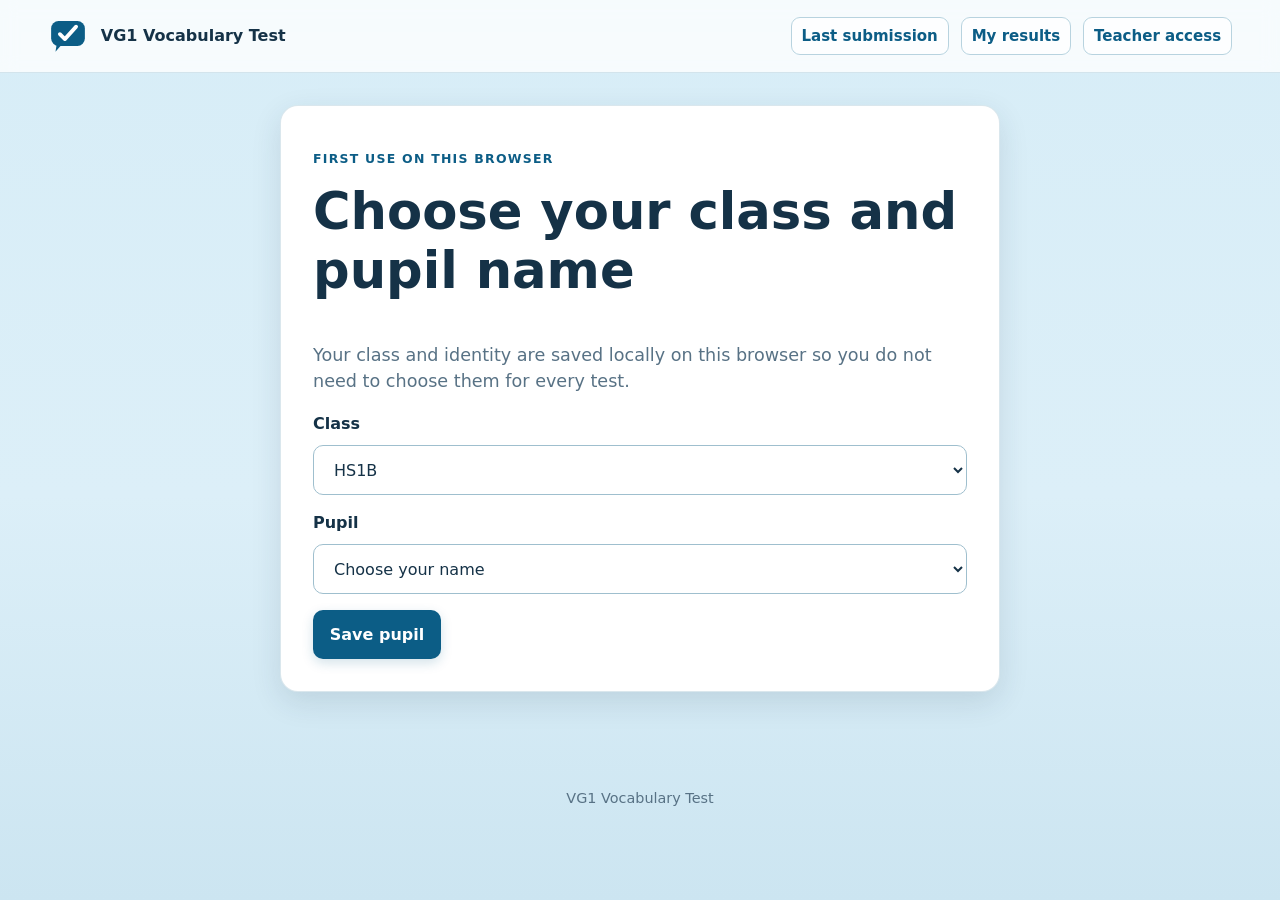
<file: index.html>
<!doctype html>
<html lang="en">
<head>
  <meta charset="utf-8">
  <meta name="viewport" content="width=device-width, initial-scale=1">
  <meta name="theme-color" content="#dceff8">
  <title>VG1 Vocabulary Test</title>
  <link rel="icon" href="./assets/logo.svg" type="image/svg+xml">
  <link rel="stylesheet" href="./styles/main.css">
  <script src="./scripts/submission-router.js"></script>
</head>
<body>
<a class="skip-link" href="#main">Skip to content</a>
<header class="site-header">
  <div class="brand"><img src="./assets/logo.svg" alt=""><span>VG1 Vocabulary Test</span></div>
  <div class="header-meta"><span id="current-pupil"></span><a href="./submit/">Last submission</a><a href="./history/">My results</a></div>
</header>
<main id="main" class="shell">
  <section id="screen-registration" class="card narrow" hidden>
    <p class="eyebrow">First use on this browser</p>
    <h1>Choose your class and pupil name</h1>
    <p class="lead">Your class and identity are saved locally on this browser so you do not need to choose them for every test.</p>
    <div class="form-row"><label for="class-select">Class</label><select id="class-select"></select></div>
    <div class="form-row"><label for="pupil-select">Pupil</label><select id="pupil-select"></select></div>
    <div class="actions"><button id="register-button" class="btn" type="button">Save pupil</button></div>
  </section>

  <section id="screen-ready" class="card narrow" hidden>
    <p class="eyebrow">Before you begin</p>
    <h1>Ready to start a test?</h1>
    <p class="lead">Once you continue, stay on this test page until you have submitted your result. If you need to stop before finishing, ask your teacher.</p>
    <div class="callout"><strong>When you continue:</strong> the test session starts before you enter today’s code.</div>
    <div class="actions"><button id="begin-secure-session" class="btn" type="button">Yes, start my test session</button><button id="reset-pupil" class="btn btn-link" type="button">This is not me / reset pupil</button></div>
    <p id="ready-status" class="status" hidden></p>
  </section>

  <section id="screen-code" class="card narrow" hidden>
    <p class="eyebrow">Vocabulary test</p>
    <h1>Enter today’s test code</h1>
    <p class="lead">Use the code given by your teacher.</p>
    <form id="code-form">
      <div class="form-row"><label for="test-code">Test code</label><input id="test-code" class="input-large" autocomplete="off" autocapitalize="characters" spellcheck="false" maxlength="20" required></div>
      <p id="code-status" class="status" hidden></p>
      <div class="actions"><button id="code-continue" class="btn" type="submit">Continue</button><button id="request-retake" class="btn btn-secondary" type="button" hidden>Request another attempt</button><button id="request-session-exit" class="btn btn-link" type="button">I need to stop — ask teacher</button></div>
    </form>
  </section>

  <section id="screen-rules" class="card narrow" hidden>
    <p class="eyebrow">Before you start</p>
    <h1 id="rules-test-label"></h1><p id="rules-grade-badge" class="test-type-badge"></p>
    <p id="rules-late-note" class="status" data-kind="warning" hidden></p>
    <div class="callout"><strong id="opening-countdown">Checking opening time…</strong></div>
    <ul class="rules">
      <li>You will answer <strong id="rules-count"></strong> vocabulary questions, one at a time.</li>
      <li id="rules-fullscreen"></li>
      <li>Stay on this page until you have submitted your generated link in Teams.</li>
      <li>Stay on this test page and in full-screen until you have submitted. If the test is interrupted, ask your teacher for help.</li>
      <li>Pasting into the answer field is disabled.</li>
      <li>You may go back only to the immediately previous word.</li>
      <li>You can get full points even if you slightly misspell a word.</li>
    </ul>
    <div class="callout"><strong>Display accommodations</strong><div class="actions"><label><input id="access-large-text" type="checkbox" style="width:auto"> Larger text</label><label><input id="access-high-contrast" type="checkbox" style="width:auto"> Higher contrast</label></div><small class="muted">These change presentation only; they do not change questions, scoring, or timing.</small></div>
    <div class="actions"><button id="start-test" class="btn" type="button" disabled>Start test</button><button id="rules-back-code" class="btn btn-secondary" type="button" hidden>Back to code</button></div>
  </section>

  <section id="screen-test" class="question-shell" hidden>
    <div class="test-topline"><span id="question-progress">1 of 20</span><div class="test-topline-actions"><span id="violation-pill" class="pill">0 interruptions</span><button id="request-leave-test" class="btn btn-link leave-test-trigger" type="button">Leave test</button></div></div>
    <div class="question-card">
      <div id="question-direction" class="direction"></div>
      <h1 id="question-prompt" class="prompt"></h1>
      <div class="form-row answer-box"><label class="sr-only" for="answer-input">Your answer</label><input id="answer-input" autocomplete="off" autocorrect="off" spellcheck="false" placeholder="Type your answer"></div>
      <button id="definition-toggle" class="btn btn-link" type="button">Show definition</button>
      <p id="definition-wrap" class="definition" hidden><span id="definition-text"></span></p>
      <p id="test-status" class="status" hidden></p>
      <div class="question-nav"><button id="back-button" class="btn btn-secondary" type="button">Back one</button><button id="next-button" class="btn" type="button">Next</button></div>
    </div>
  </section>

  <section id="screen-submit" class="card narrow" hidden>
    <p class="eyebrow">Final submission</p>
    <h1>Submit your attempt</h1>
    <p id="submit-test-label" class="lead"></p>
    <div class="metrics"><div class="metric"><strong id="submit-answer-count"></strong><span>Answers</span></div><div class="metric"><strong id="submit-duration"></strong><span>Time used</span></div></div>
    <p>No estimated score is shown before submission.</p>
    <div class="form-row"><label for="pin-code">Choose a four-digit result code</label><input id="pin-code" class="input-large" inputmode="numeric" maxlength="4" pattern="\d{4}" autocomplete="off" placeholder="1234"><small class="muted">Remember these four digits. You will use them later to unlock your final result.</small></div>
    <p id="submit-status" class="status" hidden></p>
    <div class="actions"><button id="back-to-last-question" class="btn btn-secondary" type="button">Back to last question</button><button id="submit-final" class="btn btn-success" type="button">Submit results</button></div>
  </section>

  <section id="screen-finished" class="card narrow finished-card" hidden>
    <p class="eyebrow">Finished</p>
    <h1 id="finished-test-label"></h1>
    <div id="finished-before-confirm">
      <p class="lead">Copy the generated link and submit it in Teams. Do not change the link.</p>
      <div class="form-row"><label for="submission-url">Teacher submission link</label><textarea id="submission-url" readonly></textarea></div>
      <p>Receipt: <span id="receipt-code" class="receipt"></span></p>
      <p id="copy-status" class="status" hidden></p>
      <div class="actions"><button id="copy-url" class="btn" type="button">Copy link</button><button id="verify-url" class="btn btn-secondary" type="button">Verify copied link</button><button id="confirm-handin" class="btn btn-success" type="button">I have submitted the link</button></div>
    </div>
    <div id="finished-after-confirm" hidden>
      <div class="callout"><strong>Submitted.</strong> Keep this page open. The green screen lets the teacher see that you are finished.</div>
      <div class="actions"><button id="practice-button" class="btn btn-success" type="button">Practice next week’s words</button><button id="new-test-button" class="btn btn-secondary" type="button">Enter another test code</button></div>
      <hr>
      <div class="callout pupil-next-step"><strong>Final results will appear in My results after your teacher has corrected the test.</strong></div>
      <div class="actions"><button id="back-to-link" class="btn btn-secondary" type="button">Back to my submission link</button></div>
    </div>
  </section>

  <section id="screen-practice" class="card practice-shell" hidden>
    <p class="eyebrow">Finished pupil practice</p>
    <h1 id="practice-title"></h1>
    <p id="practice-progress" class="muted"></p><p>Current word mastery: <strong id="practice-mastery">New</strong></p>
    <div id="practice-card">
      <div id="practice-direction" class="direction"></div>
      <h2 id="practice-prompt" class="prompt"></h2>
      <div class="form-row"><label for="practice-answer">Answer</label><input id="practice-answer" class="input-large" autocomplete="off" spellcheck="false"></div>
      <div id="practice-feedback" class="feedback" hidden></div>
      <div class="actions"><button id="practice-check" class="btn" type="button">Check answer</button><button id="practice-next" class="btn btn-secondary" type="button">Next practice word</button><button id="practice-back" class="btn btn-link" type="button">Back to finished screen</button></div>
    </div>
    <div id="practice-complete" class="center" hidden><h2>Practice round complete</h2><p>You answered every weak word correctly twice in this round.</p><button id="practice-complete-back" class="btn btn-success" type="button">Back to finished screen</button></div>
  </section>
</main>

<div id="blank-dialog" class="overlay" hidden role="dialog" aria-modal="true" aria-labelledby="blank-title">
  <div class="overlay-card"><h2 id="blank-title">Leave this answer blank?</h2><p>You have not entered an answer. Do you want to submit this word as blank?</p><div class="actions"><button id="blank-cancel" class="btn btn-secondary" type="button">Go back and answer</button><button id="blank-confirm" class="btn btn-danger" type="button">Submit blank</button></div></div>
</div>

<div id="leave-test-screen" class="leave-test-screen" hidden role="dialog" aria-modal="true" aria-labelledby="leave-test-title">
  <div class="leave-test-card">
    <p class="eyebrow">Pupil exit request</p>
    <h2 id="leave-test-title">Request to leave this test</h2>
    <div class="leave-distinction"><strong>This is not the paused/locked screen.</strong> You can return to the test without a code. Leaving the unfinished test requires a teacher-approved leave code.</div>
    <p>Show your teacher this five-letter <strong>leave request</strong>:</p>
    <p id="leave-request" class="unlock-big-code"></p>
    <div class="form-row"><label for="leave-token">Five-letter teacher leave code</label><input id="leave-token" class="unlock-code-input" maxlength="5" autocomplete="off" autocapitalize="characters" spellcheck="false"></div>
    <p id="leave-status" class="status" hidden></p>
    <div class="actions"><button id="leave-cancel" class="btn btn-secondary" type="button">Return to test</button><button id="leave-confirm" class="btn btn-danger" type="button">Leave test</button></div>
    <p class="muted">Ask the teacher for an “Approve leaving a test” code or the two-minute unlock code. A pupil-specific unlock code for a paused test will not work here.</p>
  </div>
</div>

<div id="lock-screen" class="lock-screen" hidden role="dialog" aria-modal="true" aria-labelledby="lock-title">
  <div class="lock-card"><p class="eyebrow">Teacher help needed · paused test</p><h2 id="lock-title">Test paused</h2><p>This test session was interrupted. The pupil cannot leave from this screen. Ask a teacher to unlock the test.</p><span id="lock-count" hidden></span><p>To continue the test, use this five-letter <strong>unlock request</strong>:</p><p id="unlock-request" class="unlock-big-code"></p><div class="form-row"><label for="unlock-token">Five-letter teacher unlock code</label><input id="unlock-token" class="unlock-code-input" maxlength="5" autocomplete="off" autocapitalize="characters" spellcheck="false"></div><p id="unlock-status" class="status" hidden></p><div class="actions"><button id="unlock-button" class="btn btn-danger" type="button">Unlock test</button></div><details id="locked-teacher-controls" class="teacher-only-zone" hidden><summary>Teacher controls — end locked test</summary><p class="eyebrow">Verified teacher mode</p><strong>End the locked attempt without an unlock code</strong><p>This option is shown only when this browser already has valid teacher access. It permanently abandons the unfinished session on this browser.</p><button id="leave-locked-test" class="btn btn-secondary" type="button">Teacher: leave locked test</button></details></div>
</div>

<div id="retake-screen" class="lock-screen" hidden role="dialog" aria-modal="true" aria-labelledby="retake-title">
  <div class="lock-card">
    <p class="eyebrow">Teacher permission needed</p>
    <h2 id="retake-title">You have already finished this test</h2>
    <p><strong id="retake-test-label"></strong> has already been submitted by this pupil. You cannot start it again unless your teacher allows another attempt.</p>
    <p>To exit without another attempt, enter the teacher's general “End pre-test sessions” code or two-minute unlock code. To repeat the test, tell your teacher this five-letter request:</p>
    <p id="retake-request" class="unlock-big-code"></p>
    <div class="form-row"><label for="retake-token">Five-letter teacher code</label><input id="retake-token" class="unlock-code-input" maxlength="5" autocomplete="off" autocapitalize="characters" spellcheck="false"></div>
    <p id="retake-status" class="status" hidden></p>
    <div class="actions"><button id="retake-button" class="btn btn-danger" type="button">Apply teacher code</button><button id="retake-back" class="btn btn-secondary" type="button">Back</button></div>
  </div>
</div>

<footer class="footer">VG1 Vocabulary Test</footer>
<script type="module" src="./scripts/page-test.js"></script>
<script type="module" src="./scripts/page-pretest-exit-pupil.js"></script>
<script type="module" src="./scripts/register-service-worker.js"></script>
<script type="module" src="./scripts/header.js"></script>
</body>
</html>
</file>
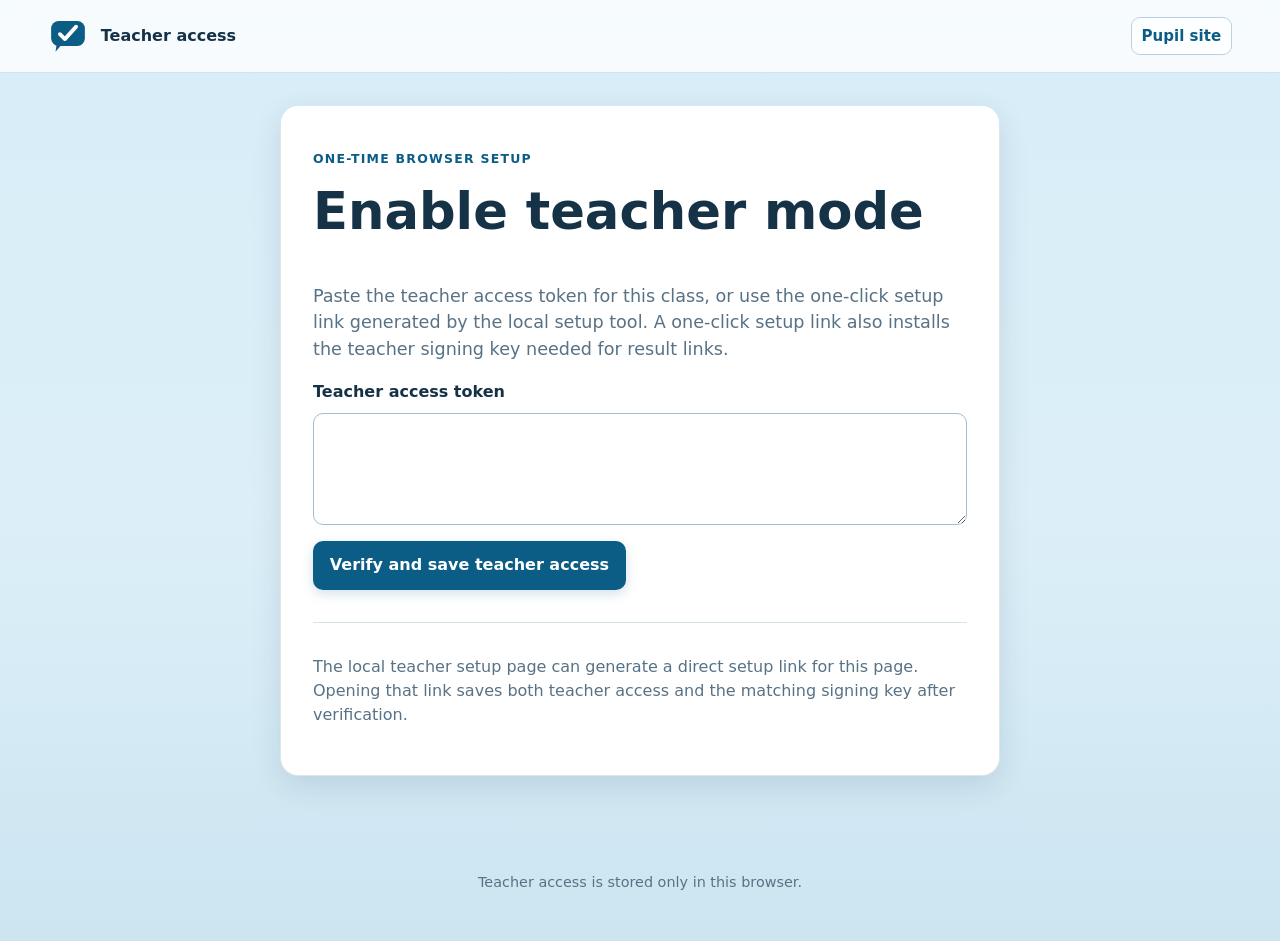
<file: become-teacher/index.html>
<!doctype html>
<html lang="en">
<head>
  <meta charset="utf-8">
  <meta name="viewport" content="width=device-width, initial-scale=1">
  <meta name="theme-color" content="#dceff8">
  <title>Become teacher · VG1 Vocabulary Test</title>
  <link rel="icon" href="../assets/logo.svg" type="image/svg+xml">
  <link rel="stylesheet" href="../styles/main.css">
</head>
<body>
<header class="site-header">
  <div class="brand"><img src="../assets/logo.svg" alt=""><span>Teacher access</span></div>
  <div class="header-meta"><a href="../">Pupil site</a><a href="../teacher/" data-teacher-nav hidden>Teacher dashboard</a></div>
</header>
<main class="shell">
  <section class="card narrow">
    <p class="eyebrow">One-time browser setup</p>
    <h1>Enable teacher mode</h1>
    <p class="lead">Paste the teacher access token for this class, or use the one-click setup link generated by the local setup tool. A one-click setup link also installs the teacher signing key needed for result links.</p>
    <form id="teacher-form">
      <div class="form-row"><label for="teacher-token">Teacher access token</label><textarea id="teacher-token" spellcheck="false" required></textarea></div>
      <p id="teacher-status" class="status" hidden></p>
      <div class="actions"><button class="btn" type="submit">Verify and save teacher access</button></div>
    </form>
    <hr>
    <p class="muted">The local teacher setup page can generate a direct setup link for this page. Opening that link saves both teacher access and the matching signing key after verification.</p>
  </section>
</main>
<footer class="footer">Teacher access is stored only in this browser.</footer>
<script type="module" src="../scripts/page-become-teacher.js"></script>
<script type="module" src="../scripts/header.js"></script>
</body>
</html>
</file>
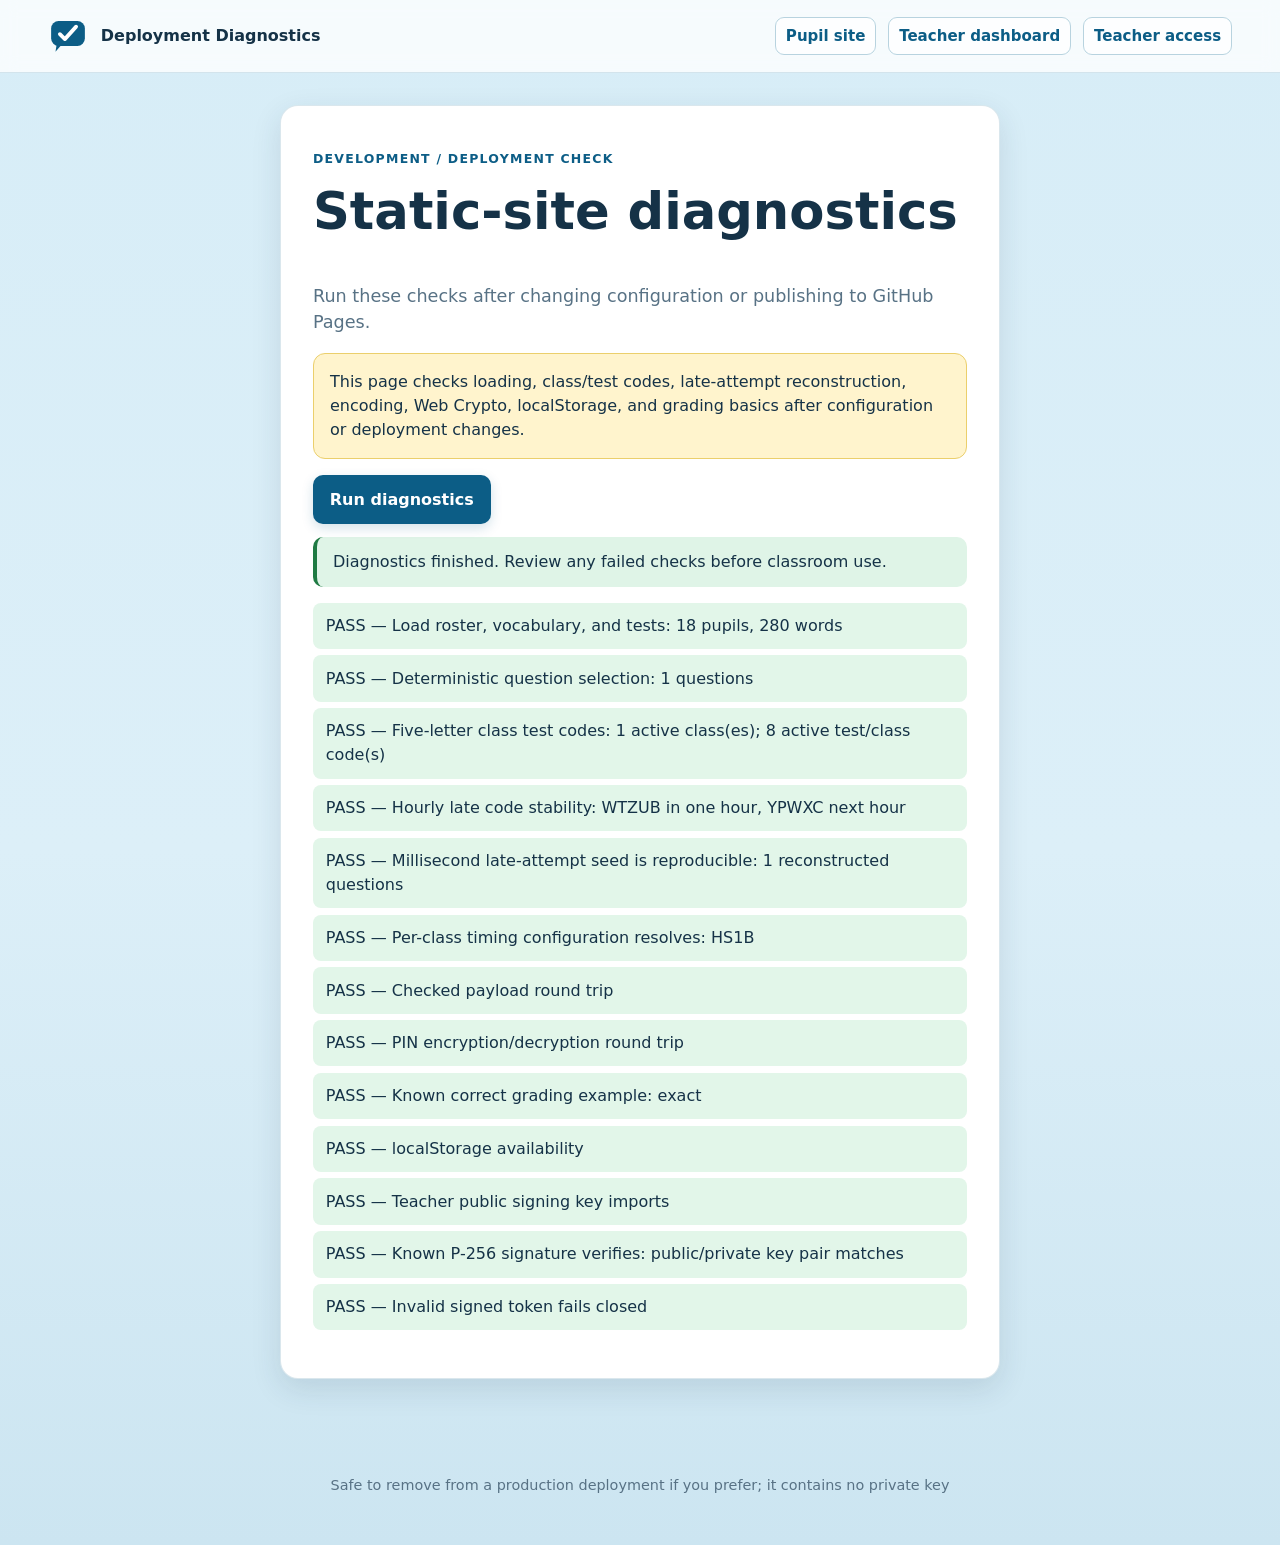
<file: diagnostics/index.html>
<!doctype html>
<html lang="en">
<head><meta charset="utf-8"><meta name="viewport" content="width=device-width, initial-scale=1"><meta name="theme-color" content="#dceff8"><title>Diagnostics · VG1 Vocabulary Test</title><link rel="icon" href="../assets/logo.svg" type="image/svg+xml"><link rel="stylesheet" href="../styles/main.css"></head>
<body>
<header class="site-header"><div class="brand"><img src="../assets/logo.svg" alt=""><span>Deployment Diagnostics</span></div><div class="header-meta"><a href="../">Pupil site</a><a href="../teacher/">Teacher dashboard</a></div></header>
<main class="shell"><section class="card narrow"><p class="eyebrow">Development / deployment check</p><h1>Static-site diagnostics</h1><p class="lead">Run these checks after changing configuration or publishing to GitHub Pages.</p><div class="callout callout-warning">This page checks loading, class/test codes, late-attempt reconstruction, encoding, Web Crypto, localStorage, and grading basics after configuration or deployment changes.</div><div class="actions"><button id="run-diagnostics" class="btn" type="button">Run diagnostics</button></div><p id="diagnostic-status" class="status" hidden></p><ul id="diagnostic-list" class="diag-list"></ul></section></main>
<footer class="footer">Safe to remove from a production deployment if you prefer; it contains no private key</footer>
<script type="module" src="../scripts/page-diagnostics.js"></script><script type="module" src="../scripts/register-service-worker.js"></script>
<script type="module" src="../scripts/header.js"></script>
</body>
</html>
</file>
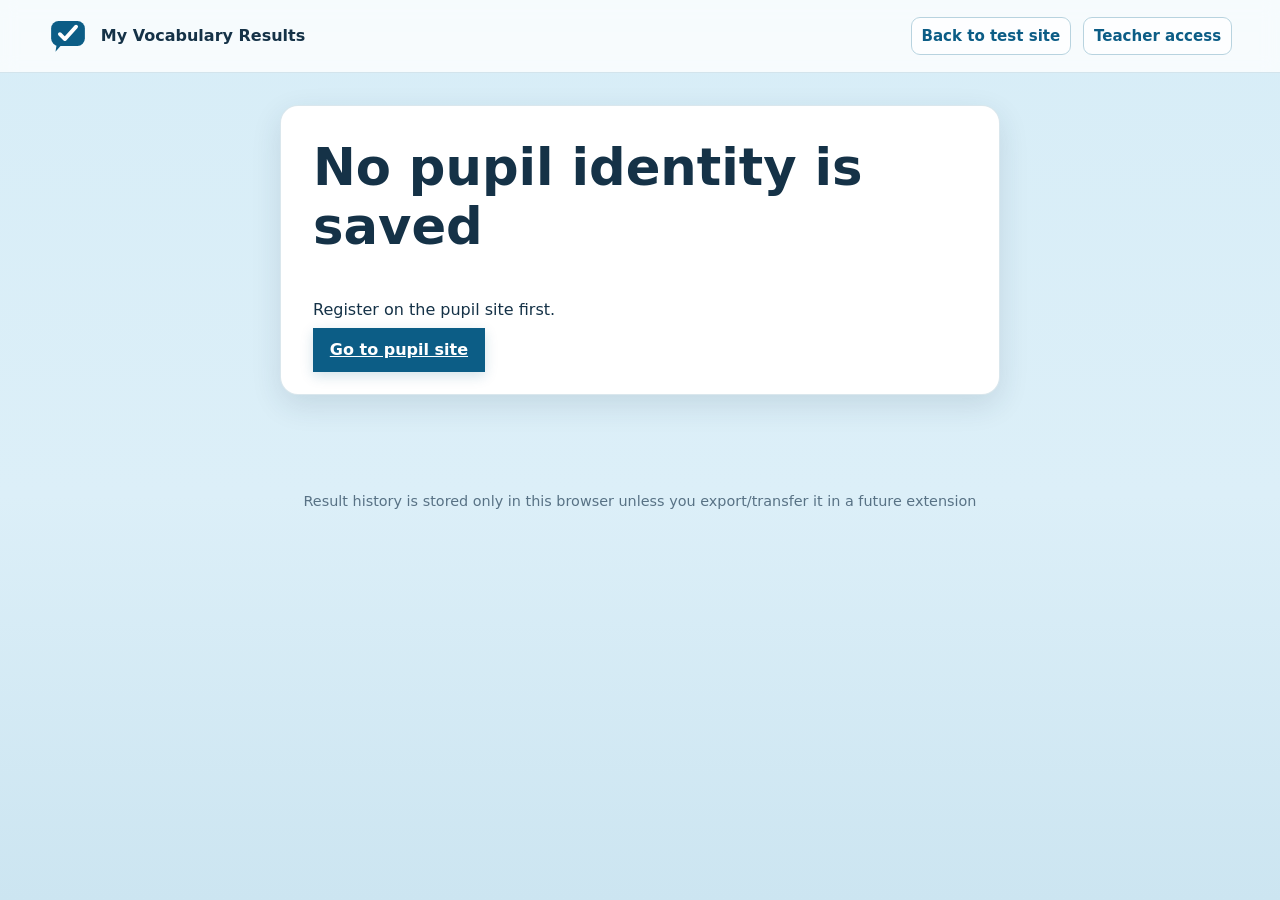
<file: history/index.html>
<!doctype html>
<html lang="en">
<head><meta charset="utf-8"><meta name="viewport" content="width=device-width, initial-scale=1"><meta name="theme-color" content="#dceff8"><title>My Results · VG1 Vocabulary Test</title><link rel="icon" href="../assets/logo.svg" type="image/svg+xml"><link rel="stylesheet" href="../styles/main.css"></head>
<body>
<header class="site-header"><div class="brand"><img src="../assets/logo.svg" alt=""><span>My Vocabulary Results</span></div><div class="header-meta"><a href="../">Back to test site</a></div></header>
<main class="shell">
  <section id="pupil-dashboard-warning" class="card narrow" hidden><h1>No pupil identity is saved</h1><p>Register on the pupil site first.</p><a class="btn" href="../">Go to pupil site</a></section>
  <div id="pupil-dashboard-main">
    <section class="card"><p class="eyebrow">Personal local history</p><h1 id="pupil-dashboard-name"></h1><p class="lead">These are final results that were successfully unlocked and saved on this browser.</p><div class="history-filter" role="group" aria-label="Result filter"><button id="filter-graded" class="btn btn-small" type="button">Graded tests</button><button id="filter-all" class="btn btn-small btn-secondary" type="button">All tests</button></div><div class="actions"><button id="export-history" class="btn btn-secondary" type="button">Export my history</button><label class="btn btn-secondary" for="import-history-file">Import my history</label><input id="import-history-file" type="file" accept="application/json,.json" hidden></div><p id="history-status" class="status" hidden></p><div id="history-list" class="history-list"></div></section>
    <section id="history-detail" class="card" hidden><h2 id="history-detail-title"></h2><div id="history-detail-list"></div></section>
  </div>
</main>
<footer class="footer">Result history is stored only in this browser unless you export/transfer it in a future extension</footer>
<script type="module" src="../scripts/page-history.js"></script><script type="module" src="../scripts/register-service-worker.js"></script>
<script type="module" src="../scripts/header.js"></script>
</body>
</html>
</file>
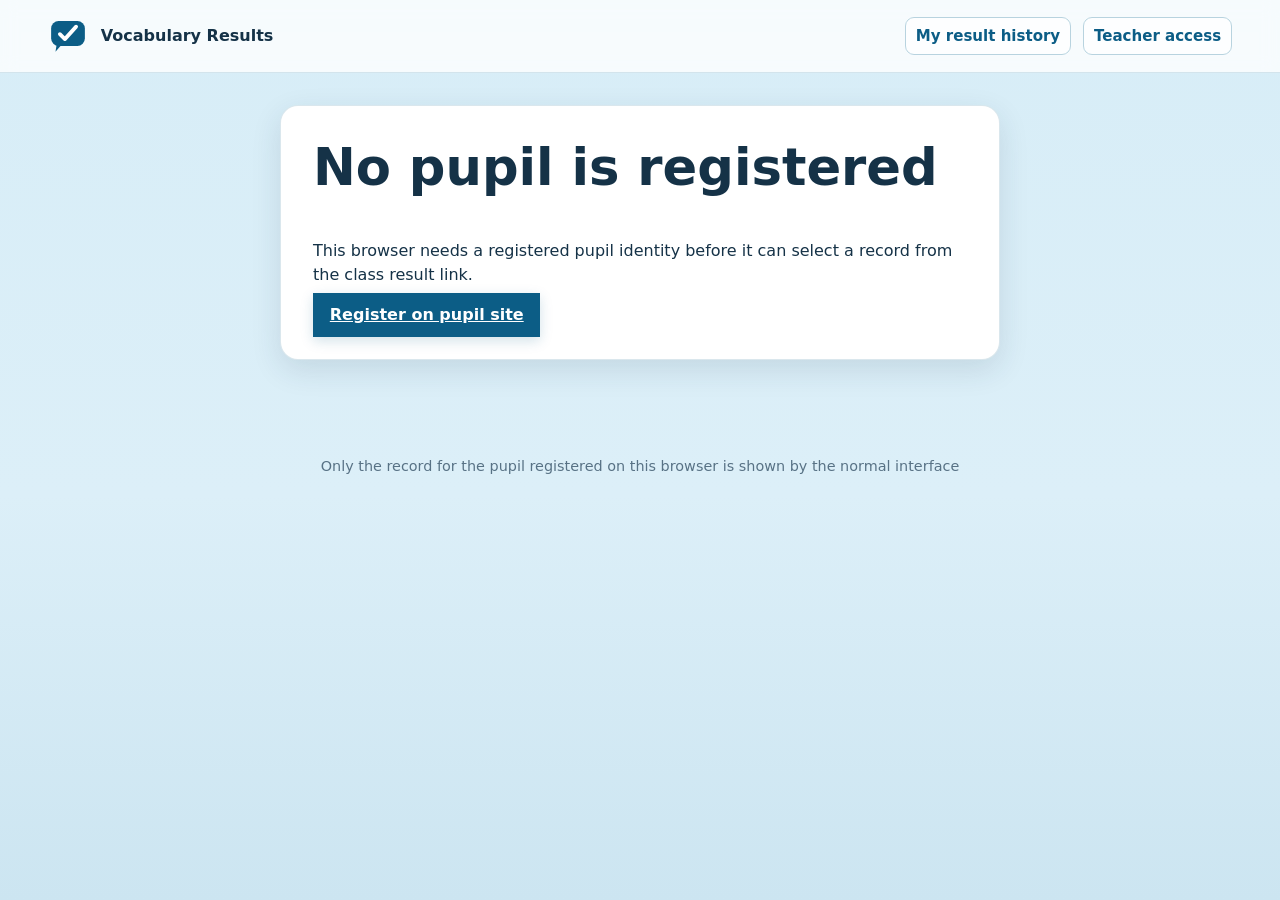
<file: results/index.html>
<!doctype html>
<html lang="en">
<head>
  <meta charset="utf-8"><meta name="viewport" content="width=device-width, initial-scale=1"><meta name="theme-color" content="#dceff8">
  <title>View Result · VG1 Vocabulary Test</title><link rel="icon" href="../assets/logo.svg" type="image/svg+xml"><link rel="stylesheet" href="../styles/main.css">
</head>
<body>
<header class="site-header"><div class="brand"><img src="../assets/logo.svg" alt=""><span>Vocabulary Results</span></div><div class="header-meta"><span id="result-pupil"></span><a href="../history/">My result history</a></div></header>
<main class="shell">
  <p id="global-result-status" class="status" hidden></p>
  <section id="identity-warning" class="card narrow" hidden><h1>No pupil is registered</h1><p>This browser needs a registered pupil identity before it can select a record from the class result link.</p><a class="btn" href="../">Register on pupil site</a></section>
  <section id="unlock-view" class="card narrow" hidden><p class="eyebrow">Final corrected result</p><h1>Enter your four-digit code</h1><p>The pupil name is taken from the identity already saved on this browser.</p><form id="result-form"><div class="form-row"><label for="result-pin">Your four-digit result code</label><input id="result-pin" class="input-large" inputmode="numeric" maxlength="4" pattern="\d{4}" autocomplete="off" required></div><p id="result-status" class="status" hidden></p><button class="btn" type="submit">Open my result</button></form></section>
  <section id="result-view" class="card" hidden><p class="eyebrow">Verified result saved to this browser</p><h1 id="result-title"></h1><div class="metrics"><div class="metric"><strong id="result-score"></strong><span>Final score</span></div><div class="metric"><strong id="result-corrected"></strong><span>Teacher correction</span></div></div><div id="result-list"></div><div class="actions"><a class="btn" href="../history/">Open my result history</a><a class="btn btn-secondary" href="../">Back to test code</a></div></section>
</main>
<footer class="footer">Only the record for the pupil registered on this browser is shown by the normal interface</footer>
<script type="module" src="../scripts/page-results.js"></script><script type="module" src="../scripts/register-service-worker.js"></script>
<script type="module" src="../scripts/header.js"></script>
</body>
</html>
</file>
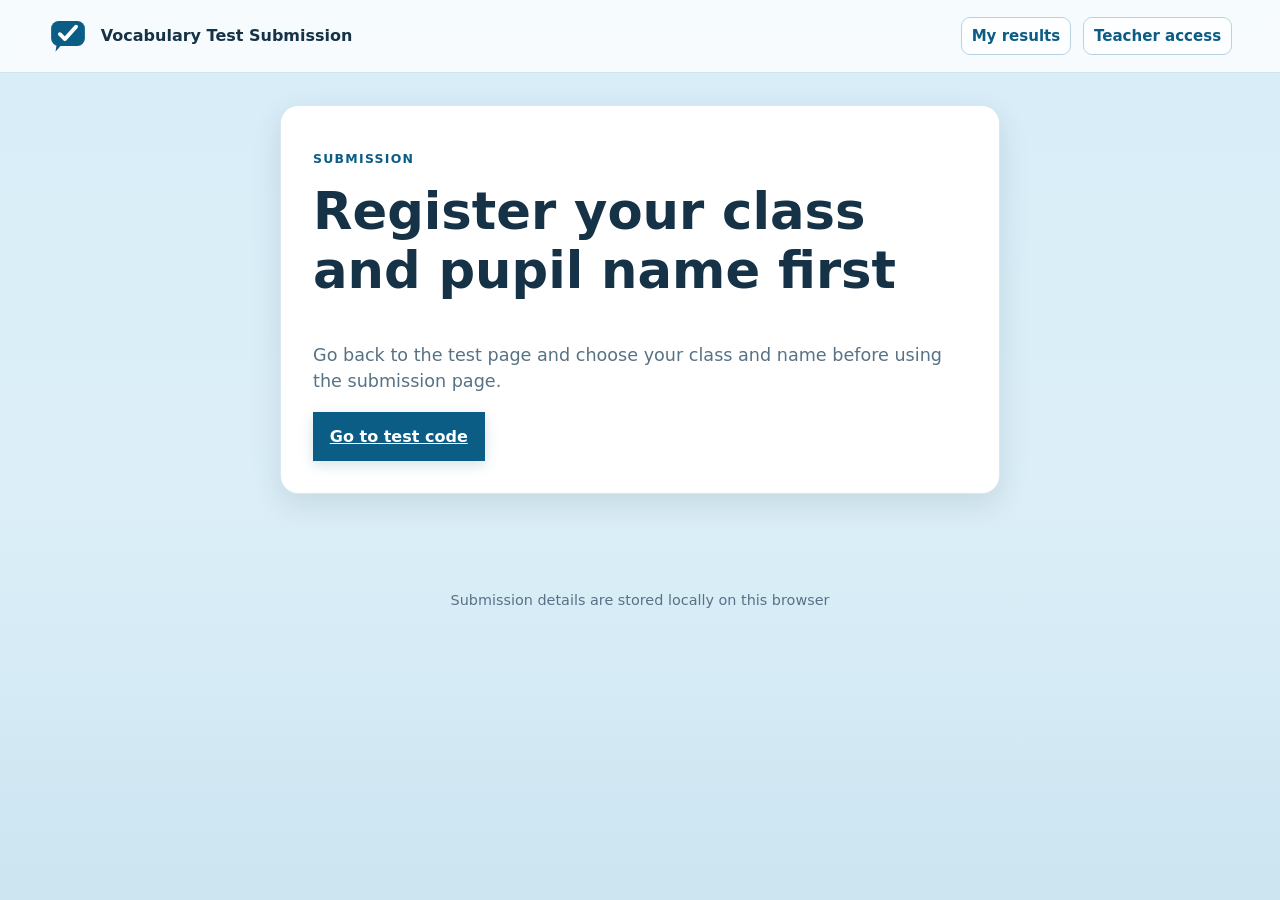
<file: submit/index.html>
<!doctype html>
<html lang="en">
<head>
  <meta charset="utf-8">
  <meta name="viewport" content="width=device-width, initial-scale=1">
  <meta name="theme-color" content="#dceff8">
  <title>Submission · VG1 Vocabulary Test</title>
  <link rel="icon" href="../assets/logo.svg" type="image/svg+xml">
  <link rel="stylesheet" href="../styles/main.css">
</head>
<body>
<a class="skip-link" href="#main">Skip to content</a>
<header class="site-header">
  <div class="brand"><img src="../assets/logo.svg" alt=""><span>Vocabulary Test Submission</span></div>
  <div class="header-meta"><span id="current-pupil"></span><a href="../history/">My results</a></div>
</header>
<main id="main" class="shell">
  <section id="no-submission" class="card narrow" hidden>
    <p class="eyebrow">Submission</p>
    <h1>No submitted attempt was found</h1>
    <p class="lead">Finish and submit a vocabulary test first. Your most recent submitted attempt will then be available on this page.</p>
    <div class="actions"><a class="btn" href="../">Go to test code</a></div>
  </section>

  <section id="submission-screen" class="card narrow" hidden>
    <p class="eyebrow">Finished</p>
    <h1 id="finished-test-label"></h1>
    <div id="finished-before-confirm">
      <p class="lead">Copy the generated link and submit it in Teams. Do not change the link.</p>
      <div class="form-row"><label for="submission-url">Teacher submission link</label><textarea id="submission-url" readonly></textarea></div>
      <p>Receipt: <span id="receipt-code" class="receipt"></span></p>
      <p id="copy-status" class="status" hidden></p>
      <div class="actions">
        <button id="copy-url" class="btn" type="button">Copy link</button>
        <button id="verify-url" class="btn btn-secondary" type="button">Verify link</button>
        <button id="confirm-handin" class="btn btn-success" type="button">I have submitted the link</button>
      </div>
    </div>
    <div id="finished-after-confirm" hidden>
      <div class="callout"><strong>Submitted.</strong> Keep this page open. The green screen lets the teacher see that you are finished.</div>
      <div class="actions">
        <button id="practice-button" class="btn btn-success" type="button">Practice next week’s words</button>
        <button id="new-test-button" class="btn btn-secondary" type="button">Enter another test code</button>
      </div>
      <hr>
      <div class="callout pupil-next-step"><strong>Final results will appear in My results after your teacher has corrected the test.</strong></div>
      <div class="actions"><button id="back-to-link" class="btn btn-secondary" type="button">Back to my submission link</button></div>
    </div>
  </section>

  <section id="practice-screen" class="card practice-shell" hidden>
    <p class="eyebrow">Finished pupil practice</p>
    <h1 id="practice-title"></h1>
    <p id="practice-progress" class="muted"></p><p>Current word mastery: <strong id="practice-mastery">New</strong></p>
    <div id="practice-card">
      <div id="practice-direction" class="direction"></div>
      <h2 id="practice-prompt" class="prompt"></h2>
      <div class="form-row"><label for="practice-answer">Answer</label><input id="practice-answer" class="input-large" autocomplete="off" spellcheck="false"></div>
      <div id="practice-feedback" class="feedback" hidden></div>
      <div class="actions"><button id="practice-check" class="btn" type="button">Check answer</button><button id="practice-next" class="btn btn-secondary" type="button">Next practice word</button><button id="practice-back" class="btn btn-link" type="button">Back to submission</button></div>
    </div>
    <div id="practice-complete" class="center" hidden><h2>Practice round complete</h2><p>You answered every weak word correctly twice in this round.</p><button id="practice-complete-back" class="btn btn-success" type="button">Back to submission</button></div>
  </section>
</main>
<footer class="footer">Submission details are stored locally on this browser</footer>
<script type="module" src="../scripts/page-submit.js"></script>
<script type="module" src="../scripts/register-service-worker.js"></script>
<script type="module" src="../scripts/header.js"></script>
</body>
</html>
</file>
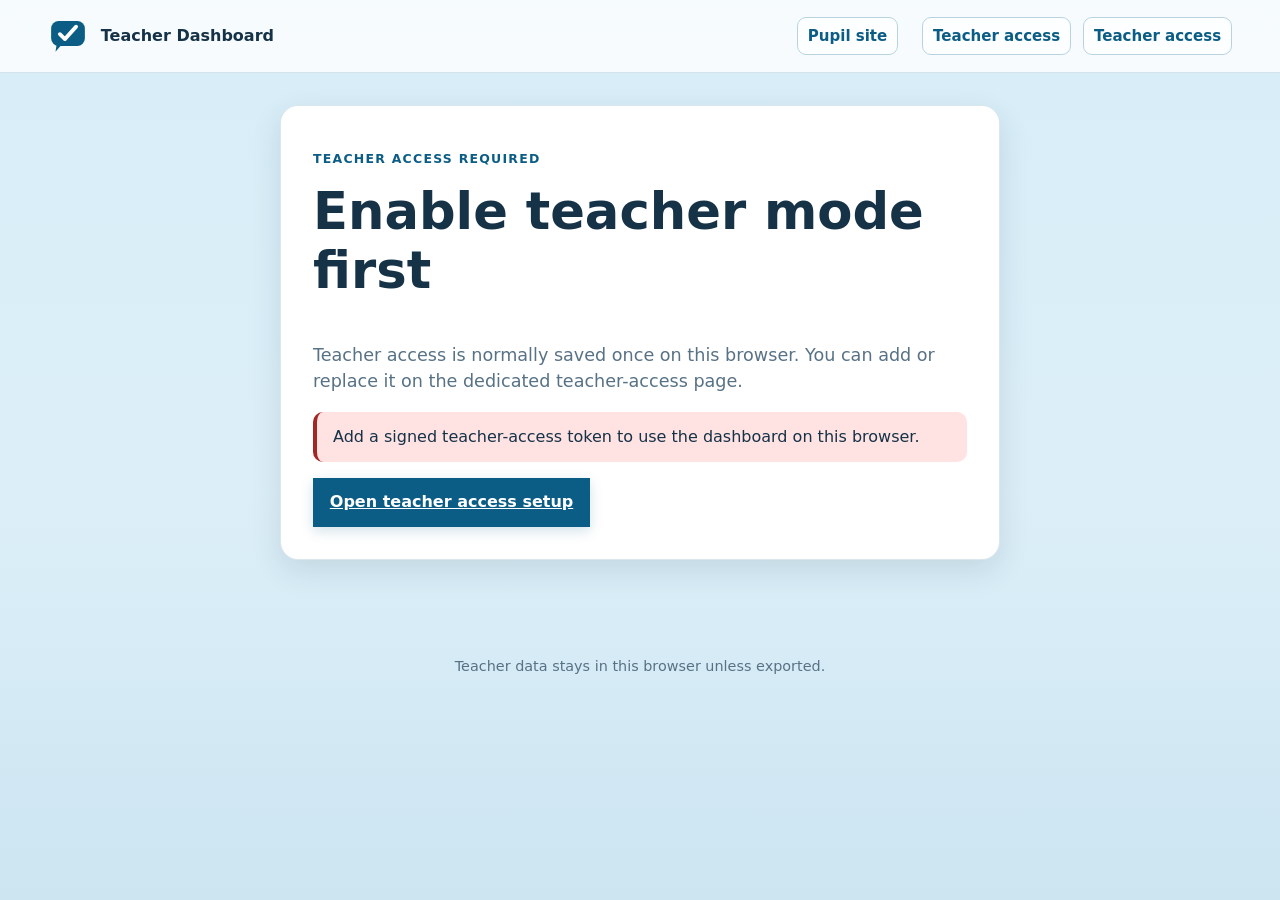
<file: teacher/index.html>
<!doctype html>
<html lang="en">
<head>
  <meta charset="utf-8">
  <meta name="viewport" content="width=device-width, initial-scale=1">
  <meta name="theme-color" content="#dceff8">
  <title>Teacher Dashboard · VG1 Vocabulary Test</title>
  <link rel="icon" href="../assets/logo.svg" type="image/svg+xml">
  <link rel="stylesheet" href="../styles/main.css">
</head>
<body>
<header class="site-header">
  <div class="brand"><img src="../assets/logo.svg" alt=""><span>Teacher Dashboard</span></div>
  <div class="header-meta">
    <a href="../">Pupil site</a>
    <div id="settings-menu-wrap" class="header-menu-wrap">
      <button id="open-settings" class="header-link-button" type="button" aria-haspopup="menu" aria-expanded="false" hidden>Settings ▾</button>
      <div id="settings-menu" class="header-dropdown" role="menu" hidden>
        <button type="button" role="menuitem" data-settings-target="settings-backup">Backup & restore</button>
        <button type="button" role="menuitem" data-settings-target="settings-data">Data cleanup</button>
        <button type="button" role="menuitem" data-settings-target="settings-preflight">Test setup checks</button>
        <a role="menuitem" href="../diagnostics/">Deployment diagnostics</a>
        <button type="button" role="menuitem" data-settings-target="settings-access">Teacher access</button>
      </div>
    </div>
    <a href="../become-teacher/" data-not-teacher-nav>Teacher access</a>
  </div>
</header>
<main class="shell">
  <section id="teacher-auth" class="card narrow">
    <p class="eyebrow">Teacher access required</p>
    <h1>Enable teacher mode first</h1>
    <p class="lead">Teacher access is normally saved once on this browser. You can add or replace it on the dedicated teacher-access page.</p>
    <p id="teacher-auth-status" class="status" hidden></p>
    <div class="actions"><a id="teacher-auth-link" class="btn" href="../become-teacher/">Open teacher access setup</a></div>
    <form id="teacher-auth-form" class="sr-only" aria-hidden="true"><textarea id="teacher-token"></textarea><button type="submit">Verify</button></form>
  </section>

  <div id="teacher-main" hidden>
    <section id="import-panel" class="card" hidden>
      <p class="eyebrow">New pupil submission</p><h2 id="import-title"></h2><div id="import-meta" class="metrics"></div><p id="import-status" class="status" hidden></p><div class="actions"><button id="import-correct" class="btn" type="button">Correct this submission</button></div>
    </section>

    <section id="correction-panel" class="card" hidden>
      <p class="eyebrow">Quick correction · R/right = correct · W/left = wrong · Y = skip</p>
      <div class="actions spread"><div><h1 id="correction-title"></h1><p id="correction-progress" class="muted"></p></div><button id="correction-close" class="btn btn-secondary" type="button">Back to dashboard</button></div>
      <div class="correction-grid">
        <div><div id="correction-direction" class="direction"></div><h2 id="correction-prompt"></h2><p>Accepted answer(s): <strong id="correction-accepted"></strong></p><p id="correction-band" class="pill"></p><p id="correction-edits" class="muted"></p></div>
        <div><p class="eyebrow">Pupil answer</p><div id="correction-answer" class="correction-answer"></div><p id="correction-decision" class="muted"></p></div>
      </div>
      <details class="advanced-setting"><summary>Correction settings</summary><label><input id="bulk-identical" type="checkbox" style="width:auto" checked> Apply the same decision to matching answers for this word</label></details>
      <div class="correction-actions"><button id="correction-wrong" class="btn btn-danger" type="button">Wrong (W / ←)</button><button id="correction-right" class="btn btn-success" type="button">Right (R / →)</button></div>
      <div class="actions"><button id="correction-prev" class="btn btn-secondary" type="button">Previous</button><button id="correction-skip" class="btn btn-secondary" type="button">Skip (Y)</button><button id="correction-next" class="btn btn-secondary" type="button">Next</button></div>
      <p id="correction-status" class="status" hidden></p>
    </section>

    <div id="dashboard-panel">
      <section class="card dashboard-topbar">
        <div>
          <p class="eyebrow">Teacher workspace</p>
          <h1>Vocabulary test dashboard</h1>
          <p class="muted">Choose the class you are teaching now, then choose the test.</p>
        </div>
        <div class="teacher-selects"><div class="form-row compact-select"><label for="class-select">Active class</label><select id="class-select"></select></div><div class="form-row compact-select"><label for="test-select">Current test</label><select id="test-select"></select></div></div>
      </section>

      <nav class="dashboard-tabs" aria-label="Teacher dashboard sections">
        <button class="dashboard-tab active" type="button" data-dashboard-tab="overview">Overview & pupils</button>
        <button class="dashboard-tab" type="button" data-dashboard-tab="unlock">Unlock a pupil</button>
        <button class="dashboard-tab" type="button" data-dashboard-tab="retake-permission">Allow another attempt</button>
        <button class="dashboard-tab" type="button" data-dashboard-tab="late-access">Late test access</button>
        <button class="dashboard-tab" type="button" data-dashboard-tab="results">Results</button>
      </nav>

      <div data-dashboard-view="overview">
        <section class="card">
          <div class="actions spread"><div><p class="eyebrow">Class status</p><h2 id="selected-test-title"></h2><p id="selected-test-meta" class="muted"></p></div></div>
          <div class="metrics"><div class="metric"><strong id="stat-submitted"></strong><span>Submitted</span></div><div class="metric"><strong id="stat-missing"></strong><span>Missing</span></div><div class="metric"><strong id="stat-late"></strong><span>Taken later</span></div><div class="metric"><strong id="stat-corrected"></strong><span>Corrected</span></div></div>
          <div id="test-overview" class="test-overview"></div>
        </section>
        <section class="card">
          <div class="actions spread"><div><p class="eyebrow">Pupils</p><h2>Submissions and correction</h2></div><button id="correct-all" class="btn btn-success" type="button">Correct all submissions</button></div>
          <div class="table-wrap"><table><thead><tr><th>Pupil</th><th>Status</th><th>Estimate</th><th>Final</th><th>Check</th><th>Action</th></tr></thead><tbody id="pupil-table-body"></tbody></table></div>
        </section>
        <section id="activity-panel" class="card" hidden>
          <div class="actions spread"><div><p class="eyebrow">Submission check</p><h2 id="activity-title"></h2></div><button id="activity-close" class="btn btn-secondary" type="button">Close</button></div>
          <p id="activity-warning" class="status" hidden></p>
          <div id="activity-metrics" class="metrics"></div>
        </section>
      </div>

      <div data-dashboard-view="unlock" hidden>
        <section class="card narrow">
          <p class="eyebrow">Before the test has started</p>
          <h2>End pre-test sessions</h2>
          <p class="lead">Use this when pupils have clicked <strong>Start my session</strong> but have not yet clicked <strong>Start test</strong>. One code can be given to the whole class.</p>
          <p>This also exits the “You have already finished this test” screen without allowing another attempt.</p>
          <div class="callout callout-warning"><strong>This code does not work inside an active test.</strong> Use a pupil-specific code or the two-minute unlock code below.</div>
          <div class="form-row"><label for="pretest-exit-output">Current pre-test exit code</label><input id="pretest-exit-output" class="unlock-code-input" readonly placeholder="-----"></div>
          <div class="actions"><button id="pretest-exit-generate" class="btn" type="button">Create pre-test exit code</button></div>
          <p id="pretest-exit-status" class="status" hidden></p>
        </section>
        <section class="card narrow">
          <p class="eyebrow">Paused / locked test</p>
          <h2>Unlock all locked screens — two-minute code</h2>
          <p class="lead">Give one code to all affected pupils. It resumes paused active tests, ends pre-test and completed-test permission sessions, and approves leaving from the leave-test screen. It never allows another attempt at a completed test.</p>
          <p>Pupils enter it in the teacher-code field on their screen. The code expires two minutes after creation; teacher and pupil device clocks must agree.</p>
          <div class="form-row"><label for="universal-unlock-output">Two-minute unlock code</label><input id="universal-unlock-output" class="unlock-code-input" readonly placeholder="-----"></div>
          <div class="actions"><button id="universal-unlock-generate" class="btn btn-danger" type="button">Create two-minute unlock code</button></div>
          <p id="universal-unlock-status" class="status" hidden></p>
        </section>
        <section class="card narrow">
          <p class="eyebrow">Paused / locked test</p>
          <h2>Unlock a pupil</h2>
          <p class="lead">Use this only for the red paused-test screen. Enter its five-letter <strong>unlock request</strong> and give the pupil the response code.</p>
          <div class="unlock-tool-grid">
            <div class="form-row"><label for="unlock-request-input">Unlock request</label><input id="unlock-request-input" class="unlock-code-input" maxlength="5" autocomplete="off" autocapitalize="characters" spellcheck="false" placeholder="ABCDE"></div>
            <div class="form-row"><label for="unlock-response-output">Give pupil this unlock code</label><input id="unlock-response-output" class="unlock-code-input" readonly placeholder="-----"></div>
          </div>
          <div class="actions"><button id="unlock-generate" class="btn btn-danger" type="button">Create unlock code</button></div>
          <p id="unlock-generator-status" class="status" hidden></p>
        </section>
        <section class="card narrow leave-approval-card">
          <p class="eyebrow">Pupil chose Leave test</p>
          <h2>Approve leaving an active test</h2>
          <p class="lead">Use this only for the separate pupil exit page opened from the top corner during an active test. It creates a different kind of five-letter response from an unlock code.</p>
          <div class="callout callout-warning"><strong>Do not use this to unlock a paused test.</strong> Pupil-specific leave and unlock codes are purpose-specific. The two-minute code above works on both screens.</div>
          <div class="unlock-tool-grid">
            <div class="form-row"><label for="leave-request-input">Leave request</label><input id="leave-request-input" class="unlock-code-input" maxlength="5" autocomplete="off" autocapitalize="characters" spellcheck="false" placeholder="ABCDE"></div>
            <div class="form-row"><label for="leave-response-output">Give pupil this leave code</label><input id="leave-response-output" class="unlock-code-input" readonly placeholder="-----"></div>
          </div>
          <div class="actions"><button id="leave-generate" class="btn" type="button">Create leave code</button></div>
          <p id="leave-generator-status" class="status" hidden></p>
        </section>
      </div>

      <div data-dashboard-view="retake-permission" hidden>
        <section class="card narrow">
          <p class="eyebrow">Completed test</p>
          <h2>Allow another attempt</h2>
          <p class="lead">Use this only when a pupil has already submitted this test and should be allowed to take it again. Enter the five-letter request from the repeat-attempt screen.</p>
          <div class="unlock-tool-grid">
            <div class="form-row"><label for="retake-request-input">Pupil request</label><input id="retake-request-input" class="unlock-code-input" maxlength="5" autocomplete="off" autocapitalize="characters" spellcheck="false" placeholder="ABCDE"></div>
            <div class="form-row"><label for="retake-response-output">Give pupil this code</label><input id="retake-response-output" class="unlock-code-input" readonly placeholder="-----"></div>
          </div>
          <div class="actions"><button id="retake-generate" class="btn btn-danger" type="button">Create repeat-attempt code</button></div>
          <p id="retake-generator-status" class="status" hidden></p>
        </section>
      </div>

      <div data-dashboard-view="late-access" hidden>
        <section class="card">
          <p class="eyebrow">After the normal class session</p>
          <h2>Late test access</h2>
          <p class="lead">Use this for a pupil who missed the normal test session and is taking the test after the class’s “Count as retake after” time. The code changes each hour.</p>
          <div class="metrics"><div class="metric"><strong id="normal-test-code" class="code-inline">-----</strong><span>Normal class code</span></div><div class="metric"><strong id="retake-cutoff-display">Not set</strong><span>Count as retake after</span></div></div>
          <div class="unlock-tool-grid">
            <div class="form-row"><label for="late-code-hour">Year / month / date / hour</label><input id="late-code-hour" type="datetime-local" step="3600"></div>
            <div class="form-row"><label for="late-code-output">Late-access code</label><input id="late-code-output" class="unlock-code-input" readonly placeholder="-----"></div>
          </div>
          <div class="actions"><button id="late-code-generate" class="btn" type="button">Create late-access code</button></div>
          <p id="late-code-status" class="status" hidden></p>
        </section>
      </div>

      <div data-dashboard-view="results" hidden>
        <section class="card">
          <p class="eyebrow">Share final results</p><h2>Make a class results link</h2><p id="results-selected-test" class="selected-test-banner"></p><p>Only pupils with completed correction are included. Each pupil record is protected with that pupil’s four-digit result code. If this browser was set up with the one-click teacher link, the package is signed automatically.</p>
          <div class="actions"><button id="generate-results" class="btn" type="button">Create class results link</button><button id="download-results-pdf" class="btn btn-secondary" type="button">Download final results PDF</button></div>
          <div hidden><textarea id="result-bundle-token" readonly></textarea><textarea id="result-bundle-signature"></textarea><button id="finalize-results-link" type="button">Build class result link</button></div>
          <div class="actions"><button id="copy-results-link" class="btn btn-secondary" type="button">Copy result link</button></div>
          <div class="form-row"><label for="results-link">Class result URL</label><textarea id="results-link" readonly></textarea></div><p id="results-link-status" class="status" hidden></p>
        </section>
      </div>

      <div data-dashboard-view="settings" hidden>
        <section id="settings-backup" class="card settings-section" tabindex="-1">
          <p class="eyebrow">Settings · Backup</p><h2>Backup & restore</h2><p>Submissions and corrections live in this browser. Export a backup if you want to move to another computer or protect against browser data loss.</p>
          <div class="actions"><button id="export-backup" class="btn" type="button">Export full backup</button><button id="export-results-only" class="btn btn-secondary" type="button">Export results only</button><label class="btn btn-secondary" for="import-backup-file">Import backup</label><input id="import-backup-file" type="file" accept="application/json,.json" hidden></div><p id="backup-status" class="status" hidden></p>
        </section>
        <section id="settings-data" class="card settings-section" tabindex="-1">
          <p class="eyebrow">Settings · Data</p><h2>Data cleanup</h2><p>Remove detailed corrected answers for the currently selected class and test after you have exported anything you want to keep.</p>
          <div class="actions"><button id="purge-details" class="btn btn-danger" type="button">Remove detailed corrected answers</button></div>
        </section>
        <section id="settings-preflight" class="card settings-section" tabindex="-1">
          <p class="eyebrow">Settings · Setup check</p><h2>Test setup checks</h2><p id="preflight-summary"></p><ul id="preflight-list"></ul><div class="actions"><a class="btn btn-secondary" href="../diagnostics/">Open deployment diagnostics</a></div>
        </section>
        <section id="settings-access" class="card settings-section" tabindex="-1">
          <p class="eyebrow">Settings · Access</p><h2>Teacher access on this browser</h2><p>Removing teacher access signs this browser out of the dashboard. You can enable it again from the teacher-access page.</p>
          <div class="actions"><button id="clear-teacher-access" class="btn btn-secondary" type="button">Remove teacher access</button></div>
        </section>
      </div>
    </div>
  </div>
</main>
<footer class="footer">Teacher data stays in this browser unless exported.</footer>
<script type="module" src="../scripts/page-teacher.js"></script>
<script type="module" src="../scripts/page-pretest-exit-teacher.js"></script>
<script type="module" src="../scripts/header.js"></script>
<script type="module" src="../scripts/register-service-worker.js"></script>
</body>
</html>
</file>
<file: styles/main.css>
:root {
  --bg: #dceff8;
  --surface: #ffffff;
  --surface-soft: #f6fbfe;
  --ink: #153247;
  --muted: #587285;
  --line: #b8d4e2;
  --primary: #0c5d86;
  --primary-dark: #084666;
  --success: #1f7a43;
  --success-bg: #dff4e7;
  --warning: #8b6500;
  --warning-bg: #fff2bd;
  --danger: #a32626;
  --danger-bg: #ffe2e2;
  --shadow: 0 10px 30px rgba(21, 50, 71, .12);
  --radius: 18px;
}

* { box-sizing: border-box; }
[hidden] { display: none !important; }
html { color-scheme: light; }
body {
  margin: 0;
  min-height: 100vh;
  font-family: Inter, ui-sans-serif, system-ui, -apple-system, BlinkMacSystemFont, "Segoe UI", sans-serif;
  background: linear-gradient(180deg, #d7edf7 0%, var(--bg) 55%, #cce5f1 100%);
  color: var(--ink);
  line-height: 1.5;
}
body.finished-green { background: #dff4e7; }
body.is-locked { overflow: hidden; }
a { color: var(--primary); }
button, input, select, textarea { font: inherit; }
button, input, select, textarea { border-radius: 10px; }
button { cursor: pointer; }
button:disabled { cursor: not-allowed; opacity: .5; }

.skip-link {
  position: absolute; left: -9999px; top: 0; z-index: 9999;
  background: #fff; color: #000; padding: .75rem 1rem;
}
.skip-link:focus { left: 1rem; top: 1rem; }

.site-header {
  display: flex; align-items: center; justify-content: space-between; gap: 1rem;
  padding: 1rem clamp(1rem, 4vw, 3rem);
  background: rgba(255,255,255,.78);
  border-bottom: 1px solid rgba(12,93,134,.15);
  backdrop-filter: blur(8px);
}
.brand { display: flex; align-items: center; gap: .8rem; font-weight: 800; }
.brand img { width: 40px; height: 40px; }
.header-meta { display: flex; align-items: center; gap: .75rem; color: var(--muted); font-size: .94rem; }

.shell { width: min(1050px, calc(100% - 2rem)); margin: 2rem auto 4rem; }
.card {
  background: var(--surface);
  border: 1px solid rgba(12,93,134,.15);
  border-radius: var(--radius);
  box-shadow: var(--shadow);
  padding: clamp(1.25rem, 3vw, 2rem);
}
.card + .card { margin-top: 1rem; }
.narrow { width: min(720px, 100%); margin-inline: auto; }
.center { text-align: center; }

h1, h2, h3 { line-height: 1.15; margin-top: 0; }
h1 { font-size: clamp(2rem, 5vw, 3.2rem); }
h2 { font-size: clamp(1.45rem, 3vw, 2rem); }
h3 { font-size: 1.1rem; }
p.lead { font-size: 1.1rem; color: var(--muted); }
.muted { color: var(--muted); }
.eyebrow { color: var(--primary); text-transform: uppercase; letter-spacing: .1em; font-size: .78rem; font-weight: 800; }

.form-row { display: grid; gap: .55rem; margin: 1rem 0; }
label { font-weight: 700; }
input, select, textarea {
  width: 100%; padding: .85rem 1rem; border: 1px solid #9fbfce; background: #fff; color: var(--ink);
}
input:focus, select:focus, textarea:focus, button:focus-visible, a:focus-visible {
  outline: 3px solid rgba(12,93,134,.28); outline-offset: 2px;
}
textarea { min-height: 7rem; resize: vertical; }
.input-large { font-size: 1.3rem; letter-spacing: .08em; text-align: center; }

.actions { display: flex; flex-wrap: wrap; gap: .75rem; align-items: center; margin-top: 1rem; }
.actions.centered { justify-content: center; }
.btn {
  border: 0; padding: .78rem 1.05rem; background: var(--primary); color: #fff; font-weight: 800;
  box-shadow: 0 4px 12px rgba(12,93,134,.18);
}
.btn:hover:not(:disabled) { background: var(--primary-dark); }
.btn-secondary { background: #e7f1f6; color: var(--ink); border: 1px solid #a9c9d8; box-shadow: none; }
.btn-secondary:hover:not(:disabled) { background: #d9ebf4; }
.btn-success { background: var(--success); }
.btn-danger { background: var(--danger); }
.btn-small { padding: .45rem .7rem; font-size: .9rem; }
.btn-link { border: 0; background: transparent; color: var(--primary); text-decoration: underline; box-shadow: none; padding: .4rem; }

.status { margin: .8rem 0; padding: .8rem 1rem; border-radius: 10px; border-left: 4px solid var(--primary); background: #edf7fb; }
.status[data-kind="success"] { border-color: var(--success); background: var(--success-bg); }
.status[data-kind="warning"] { border-color: var(--warning); background: var(--warning-bg); }
.status[data-kind="error"] { border-color: var(--danger); background: var(--danger-bg); }
.status:empty, .status[hidden] { display: none; }

.rules { display: grid; gap: .65rem; padding-left: 1.2rem; }
.rules li { padding-left: .25rem; }
.callout { background: #f0f8fc; border: 1px solid #b7d7e6; border-radius: 12px; padding: 1rem; }
.callout-warning { background: #fff4cd; border-color: #ebcf6c; }
.callout-danger { background: #ffe9e9; border-color: #e8aaaa; }

.question-shell { min-height: 62vh; display: grid; align-content: center; }
.test-topline { display: flex; justify-content: space-between; gap: 1rem; align-items: center; color: var(--muted); font-weight: 700; }
.test-topline-actions { display: flex; align-items: center; justify-content: flex-end; gap: .55rem; }
.leave-test-trigger { padding: .3rem .55rem; font-size: .88rem; color: #7c4b00; border: 1px solid #d7b46b; background: #fff8e8; }
.pill { display: inline-flex; align-items: center; border-radius: 999px; padding: .35rem .65rem; background: #eef6fa; border: 1px solid #bfd9e6; font-size: .85rem; }
.question-card { margin-top: 1rem; padding: clamp(1.5rem, 5vw, 3.2rem); text-align: center; background: #fff; border-radius: 22px; border: 1px solid #b9d5e2; box-shadow: var(--shadow); }
.direction { color: var(--muted); font-weight: 800; text-transform: uppercase; letter-spacing: .07em; font-size: .8rem; }
.prompt { font-size: clamp(2.3rem, 7vw, 5rem); margin: 1rem 0 1.4rem; word-break: break-word; }
.answer-box { width: min(650px, 100%); margin: 0 auto; font-size: 1.35rem; text-align: center; }
.definition { width: min(650px, 100%); margin: 1rem auto 0; color: var(--muted); background: var(--surface-soft); padding: .8rem 1rem; border-radius: 10px; }
.question-nav { display: flex; gap: .75rem; justify-content: space-between; margin-top: 1.3rem; }
.question-nav .btn { min-width: 130px; }

.overlay, .lock-screen, .leave-test-screen {
  position: fixed; inset: 0; z-index: 1000; display: grid; place-items: center; padding: 1rem;
  background: rgba(15, 38, 53, .58); backdrop-filter: blur(5px);
}
.overlay[hidden], .lock-screen[hidden], .leave-test-screen[hidden] { display: none; }
.overlay-card { width: min(520px, 100%); background: #fff; border-radius: 18px; padding: 1.5rem; box-shadow: 0 20px 60px rgba(0,0,0,.25); }
.lock-screen { background: #9e1f1f; color: #fff; overflow-y: auto; overscroll-behavior: contain; }
.lock-card {
  width: min(760px, 100%); background: #fff; color: #3b1717; border-radius: 18px; padding: 2rem; box-shadow: 0 20px 60px rgba(0,0,0,.35);
  max-height: calc(100vh - 2rem);
  max-height: calc(100dvh - 2rem);
  overflow-y: auto;
  overscroll-behavior: contain;
  -webkit-overflow-scrolling: touch;
}
.lock-card h2 { color: var(--danger); font-size: 2.2rem; }
.teacher-only-zone { margin-top: 1.5rem; padding: 1rem; border: 2px dashed #c58b8b; border-radius: 12px; background: #fff6f6; }
.teacher-only-zone[hidden] { display: none !important; }
.teacher-only-zone summary { cursor: pointer; font-weight: 900; color: #8c1d1d; }
.teacher-only-zone[open] summary { margin-bottom: .9rem; }
.teacher-only-zone .eyebrow { color: #8c1d1d; }
.leave-test-screen { background: #17364a; color: #fff; }
.leave-test-card { width: min(720px, 100%); background: #fffdf7; color: #2f2b21; border: 5px solid #d6a33d; border-radius: 18px; padding: 2rem; box-shadow: 0 20px 60px rgba(0,0,0,.35); }
.leave-test-card h2 { color: #765000; font-size: 2.2rem; }
.leave-distinction { margin: 1rem 0; padding: 1rem; border: 2px solid #d6a33d; border-radius: 12px; background: #fff2cb; color: #604300; }
.leave-approval-card { border: 2px solid #d6a33d; }
.code-box { font-family: ui-monospace, SFMono-Regular, Menlo, monospace; background: #f4f4f4; padding: .75rem; border-radius: 8px; overflow-wrap: anywhere; }

.finished-card { border: 2px solid #76b993; }
.finished-green .site-header { background: rgba(232, 250, 239, .9); }
.receipt { font-size: 2rem; letter-spacing: .14em; font-weight: 900; color: var(--success); }

.result-row, .final-result-row { display: flex; justify-content: space-between; gap: 1rem; align-items: center; padding: .8rem 1rem; border-radius: 10px; margin: .45rem 0; }
.result-correct, .final-correct { background: #e2f6e9; border: 1px solid #9fd0ae; }
.result-uncertain { background: #fff4c9; border: 1px solid #e1c66a; }
.result-wrong, .result-blank, .final-wrong { background: #ffe4e4; border: 1px solid #e3a1a1; }
.final-result-row small { display: block; color: var(--muted); margin-top: .2rem; }
.final-result-row > span { font-weight: 900; }

.practice-shell { border: 3px solid #58a875; }
.feedback { padding: .9rem 1rem; margin-top: 1rem; border-radius: 10px; font-weight: 800; }
.feedback-correct { background: #dff4e7; color: #195e35; }
.feedback-uncertain { background: #fff2bd; color: #735800; }
.feedback-wrong, .feedback-blank { background: #ffe2e2; color: #8f2222; }

.metrics { display: grid; grid-template-columns: repeat(auto-fit, minmax(130px, 1fr)); gap: .75rem; margin: 1rem 0; }
.metric { background: var(--surface-soft); border: 1px solid #c5dce6; border-radius: 12px; padding: .9rem; }
.metric strong { display: block; font-size: 1.35rem; }
.metric span { color: var(--muted); font-size: .85rem; }

.test-overview { display: grid; grid-template-columns: repeat(auto-fit, minmax(220px, 1fr)); gap: .75rem; }
.test-card, .history-card { text-align: left; border: 1px solid #b5d2df; background: #fff; padding: 1rem; border-radius: 12px; color: var(--ink); }
.test-card strong, .history-card strong { display: block; }
.test-card span, .history-card span, .history-card small { display: block; color: var(--muted); margin-top: .3rem; }
.test-card.selected { border: 2px solid var(--primary); background: #edf8fc; }

.table-wrap { width: 100%; overflow-x: auto; }
table { width: 100%; border-collapse: collapse; min-width: 760px; }
th, td { padding: .7rem .65rem; text-align: left; border-bottom: 1px solid #d9e7ee; }
th { color: var(--muted); font-size: .85rem; text-transform: uppercase; letter-spacing: .03em; }
.danger-text { color: var(--danger); font-weight: 800; }

.correction-grid { display: grid; grid-template-columns: 1fr 1fr; gap: 1rem; margin: 1rem 0; }
.correction-answer { font-size: 1.5rem; font-weight: 800; padding: 1rem; border-radius: 10px; background: #f4f8fa; }
.correction-actions { display: grid; grid-template-columns: 1fr 1fr; gap: 1rem; margin: 1.2rem 0; }
.correction-actions .btn { min-height: 76px; font-size: 1.1rem; }

.history-list { display: grid; gap: .75rem; }
.history-card { display: grid; grid-template-columns: 1fr auto; align-items: center; }
.history-card small { grid-column: 1 / -1; }

.diag-list { list-style: none; padding: 0; }
.diag-list li { padding: .7rem .8rem; margin: .4rem 0; border-radius: 8px; }
.diag-ok { background: #e2f6e9; }
.diag-fail { background: #ffe4e4; }

.fatal { width: min(700px, calc(100% - 2rem)); margin: 3rem auto; background: #fff; padding: 2rem; border-radius: 16px; }
.footer { text-align: center; color: var(--muted); padding: 2rem 1rem 3rem; font-size: .9rem; }

@media (max-width: 720px) {
  .site-header { align-items: flex-start; }
  .header-meta { flex-direction: column; align-items: flex-end; }
  .question-nav, .actions { flex-direction: column; align-items: stretch; }
  .question-nav .btn { width: 100%; }
  .correction-grid, .correction-actions { grid-template-columns: 1fr; }
}

@media (prefers-reduced-motion: reduce) {
  *, *::before, *::after { scroll-behavior: auto !important; transition: none !important; animation: none !important; }
}
.sr-only { position: absolute !important; width: 1px !important; height: 1px !important; padding: 0 !important; margin: -1px !important; overflow: hidden !important; clip: rect(0,0,0,0) !important; white-space: nowrap !important; border: 0 !important; }
hr { border: 0; border-top: 1px solid #d4e3ea; margin: 2rem 0; }

.a11y-large { font-size: 118%; }
.a11y-high-contrast { --bg:#d3ecf7; --ink:#071f2e; --muted:#314e60; --primary:#004d73; --primary-dark:#00344f; --line:#6c9caf; }
.a11y-high-contrast .card, .a11y-high-contrast .question-card { border-width: 2px; }

#correction-panel.correction-uncertain { border: 3px solid #d6b744; background: #fffdf4; }
#correction-panel.correction-wrong { border: 3px solid #ce6d6d; background: #fff7f7; }

/* Teacher navigation and dashboard organization */
.actions.spread { justify-content: space-between; }
.dashboard-topbar { display: grid; grid-template-columns: 1fr minmax(220px, 330px); gap: 1.25rem; align-items: end; }
.compact-select { margin: 0; }
.dashboard-tabs { display: flex; gap: .5rem; flex-wrap: wrap; margin: 1rem 0; padding: .4rem; background: rgba(255,255,255,.72); border: 1px solid #c4dce7; border-radius: 14px; }
.dashboard-tab { border: 0; background: transparent; color: var(--muted); font-weight: 800; padding: .72rem .9rem; border-radius: 10px; cursor: pointer; }
.dashboard-tab:hover { background: #edf6fa; color: var(--ink); }
.dashboard-tab.active { background: var(--primary); color: #fff; }
.unlock-tool-grid { display: grid; grid-template-columns: 1fr 1fr; gap: 1rem; align-items: end; }
.unlock-code-input { text-transform: uppercase; letter-spacing: .28em; text-align: center; font-family: ui-monospace, SFMono-Regular, Menlo, monospace; font-size: 1.8rem; font-weight: 900; }
.unlock-big-code { font-family: ui-monospace, SFMono-Regular, Menlo, monospace; letter-spacing: .35em; font-size: clamp(2.4rem, 10vw, 4.5rem); font-weight: 900; text-align: center; background: #f6dddd; border: 2px solid #d78181; border-radius: 14px; padding: 1rem; margin: 1rem 0; }

@media (max-width: 720px) {
  .dashboard-topbar, .unlock-tool-grid { grid-template-columns: 1fr; }
  .dashboard-tabs { display: grid; grid-template-columns: 1fr 1fr; }
}

/* During a committed test session, keep pupil navigation focused on the test. */
.test-session-active .header-meta a { display: none !important; }


/* 2026-09 usability additions */
.header-meta a { font-weight: 800; padding: .42rem .62rem; border-radius: 9px; background: rgba(255,255,255,.72); border: 1px solid #b8d3df; text-decoration: none; }
.header-meta a:hover { background: #fff; }
.test-type-badge, .status-chip { display:inline-flex; align-items:center; gap:.35rem; padding:.38rem .7rem; border-radius:999px; font-weight:900; font-size:.88rem; border:1px solid #a9c9d8; background:#eef6fa; }
.test-type-badge[data-graded="true"], .status-chip.graded { background:#e7f4ff; border-color:#8ebed7; color:#0a5278; }
.test-type-badge[data-graded="false"], .status-chip.ungraded { background:#f4f4f4; border-color:#c9c9c9; color:#555; }
.status-chip.open { background:#e2f6e9; border-color:#9fd0ae; color:#195e35; }
.status-chip.closed { background:#f1f1f1; border-color:#c9c9c9; color:#666; }
.status-chip.suspicious { background:#ffe4e4; border-color:#d87b7b; color:#8f2222; }
.suspicion-button { background:#eef3f5; color:var(--ink); border:1px solid #b8cbd4; box-shadow:none; }
.suspicion-button.suspicious { background:#c93636; color:#fff; border-color:#a72626; }
.selected-test-banner { font-weight:900; border-left:5px solid var(--primary); padding:.75rem 1rem; background:#edf7fb; border-radius:8px; }
.test-card .chip-row { display:flex; flex-wrap:wrap; gap:.35rem; margin-top:.55rem; }
.history-filter { display:flex; gap:.5rem; margin:1rem 0; }
.pupil-next-step { margin-top:1rem; }
#correct-all { font-size:1rem; padding:.9rem 1.2rem; }
@media print { .site-header,.dashboard-tabs,.actions,.footer { display:none !important; } }

/* Class-aware teacher controls and compact header settings */
.header-link-button {
  font-weight: 800;
  padding: .42rem .62rem;
  border-radius: 9px;
  background: rgba(255,255,255,.72);
  border: 1px solid #b8d3df;
  color: var(--primary);
  text-decoration: none;
  box-shadow: none;
}
.header-link-button:hover { background: #fff; }
.teacher-selects { display: grid; grid-template-columns: minmax(150px, 1fr) minmax(180px, 1fr); gap: .75rem; }
.dashboard-topbar { grid-template-columns: 1fr minmax(360px, 520px); }
.code-inline { font-family: ui-monospace, SFMono-Regular, Menlo, monospace; letter-spacing: .16em; font-weight: 900; }

@media (max-width: 720px) {
  .teacher-selects { grid-template-columns: 1fr; }
  .dashboard-topbar { grid-template-columns: 1fr; }
}


/* Teacher settings dropdown */
.header-menu-wrap { position: relative; }
.header-dropdown {
  position: absolute;
  z-index: 50;
  right: 0;
  top: calc(100% + .45rem);
  min-width: 220px;
  padding: .45rem;
  background: #fff;
  border: 1px solid #b8d3df;
  border-radius: 12px;
  box-shadow: var(--shadow);
}
.header-dropdown button,
.header-dropdown a {
  display: block;
  width: 100%;
  padding: .7rem .8rem;
  border: 0;
  border-radius: 8px;
  background: transparent;
  color: var(--ink);
  text-align: left;
  font-weight: 750;
  text-decoration: none;
  box-shadow: none;
}
.header-dropdown button:hover,
.header-dropdown a:hover { background: #edf6fa; }
.settings-section:focus { outline: 3px solid rgba(12,93,134,.28); outline-offset: 4px; }

@media (max-width: 720px) {
  .header-dropdown { position: fixed; top: 4.5rem; right: 1rem; left: 1rem; min-width: 0; }
  .dashboard-tabs { grid-template-columns: 1fr; }
}

@media (max-width: 560px) { .test-topline-actions { align-items: flex-end; flex-direction: column; } .leave-test-trigger { font-size: .82rem; } }
</file>
